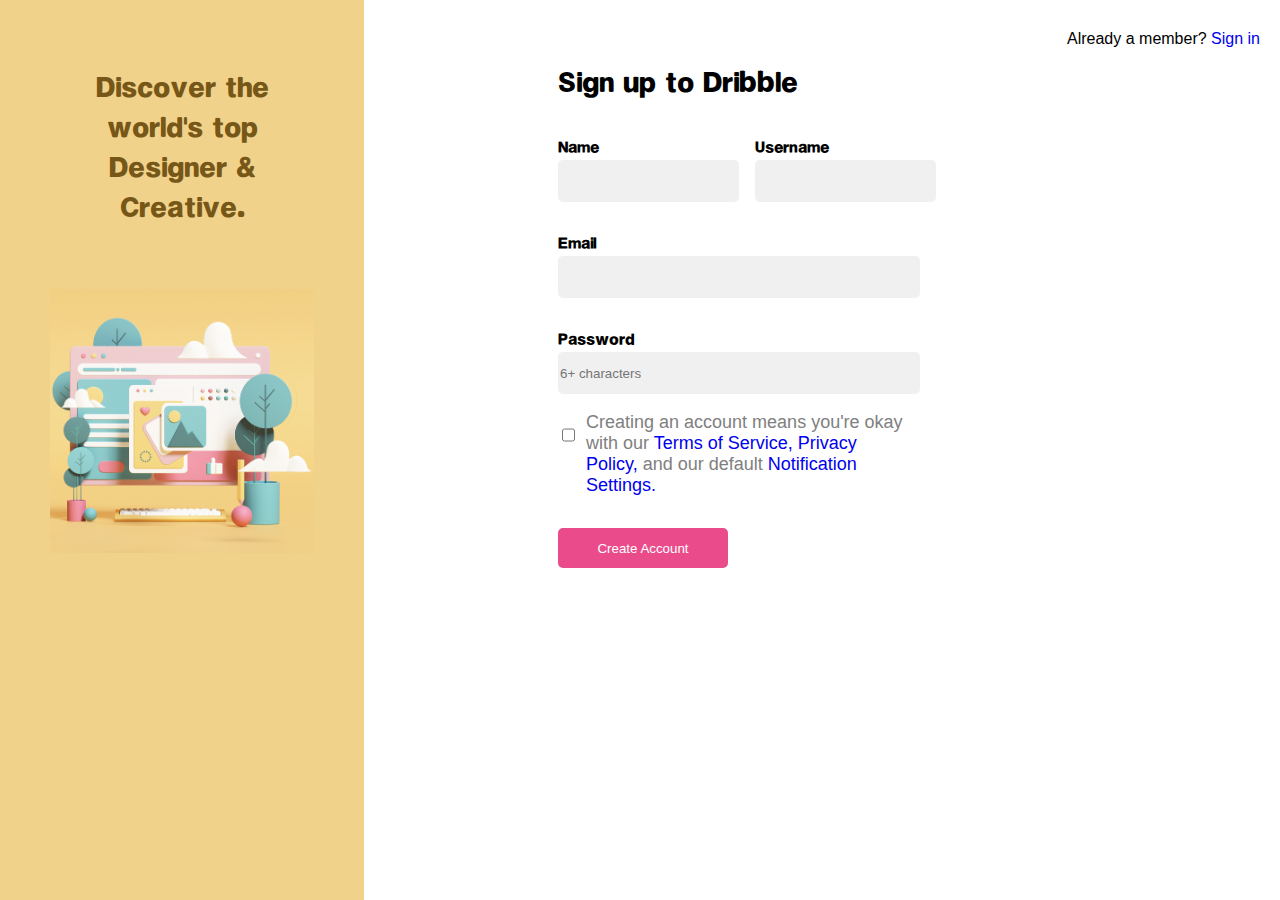
<file: index.html>
<!DOCTYPE html>
<html lang="en">
  <head>
    <meta charset="UTF-8" />
    <meta name="viewport" content="width=device-width, initial-scale=1.0" />
    <link rel="shortcut icon" href="./assets/logo.png" type="image/x-icon" />
    <link rel="stylesheet" href="style.css" />
    <title>Dribble</title>
  </head>
  <body>
    <div class="container">
      <div class="art">
        <h1>Discover the world's top Designer & Creative.</h1>
        <br /><br />
        <img src="./assets/assest4.png" alt="vector-art" />
      </div>
      <div class="form" onsubmit="return validateForm()">
        <p class="member">Already a member? <a href="./sign in/index.html">Sign in</a></p>
        <div class="form-class">
          <form id="form" action="./Profile Section/index.html">
            <h1 class="sign">Sign up to Dribble</h1>
            <p class="Error"></p>
            <div class="name-wrapper">
              <div class="name">
                <label for="name">Name</label><br />
                <input type="text" name="name" id="name"  />
              </div>
              <div class="username ">
                <label for="username"><img src="./assets/caution.png" alt="caution" id="caution-img">Username</label><br />
                <input type="text" name="username" id="username"  />
              </div>
            </div>
            <div class="email-pass-wrapper">
              <div class="email ">
                <label for="email">Email</label><br />
                <input type="email" name="email" id="email"  />
              </div>
              <div class="password ">
                <label for="password">Password</label><br />
                <input
                  type="password"
                  name="password"
                  id="password"
                  placeholder="6+ characters"
                  
                />
              </div>
            </div>
            <br />
            <div class="terms">
              <div class="check">
                <input type="checkbox" name="terms" id="terms" />
              </div>
              <div class="terms-wrapper">
                <label class="terms-text">
                  Creating an account means you're okay with our
                  <a href="./Terms/index.html">Terms of Service,</a>
                  <a href="./Privacy Policy/index.html">Privacy Policy,</a> and our default
                  <a href="./Notification setting/index.html">Notification Settings.</a></label
                >
              </div>
            </div>
            <div>
              <button type="submit" id="submit">Create Account</button>
            </div>
          </form>
        </div>
      </div>
    </div>
    <script src="./script.js"></script>
  </body>
</html>
</file>
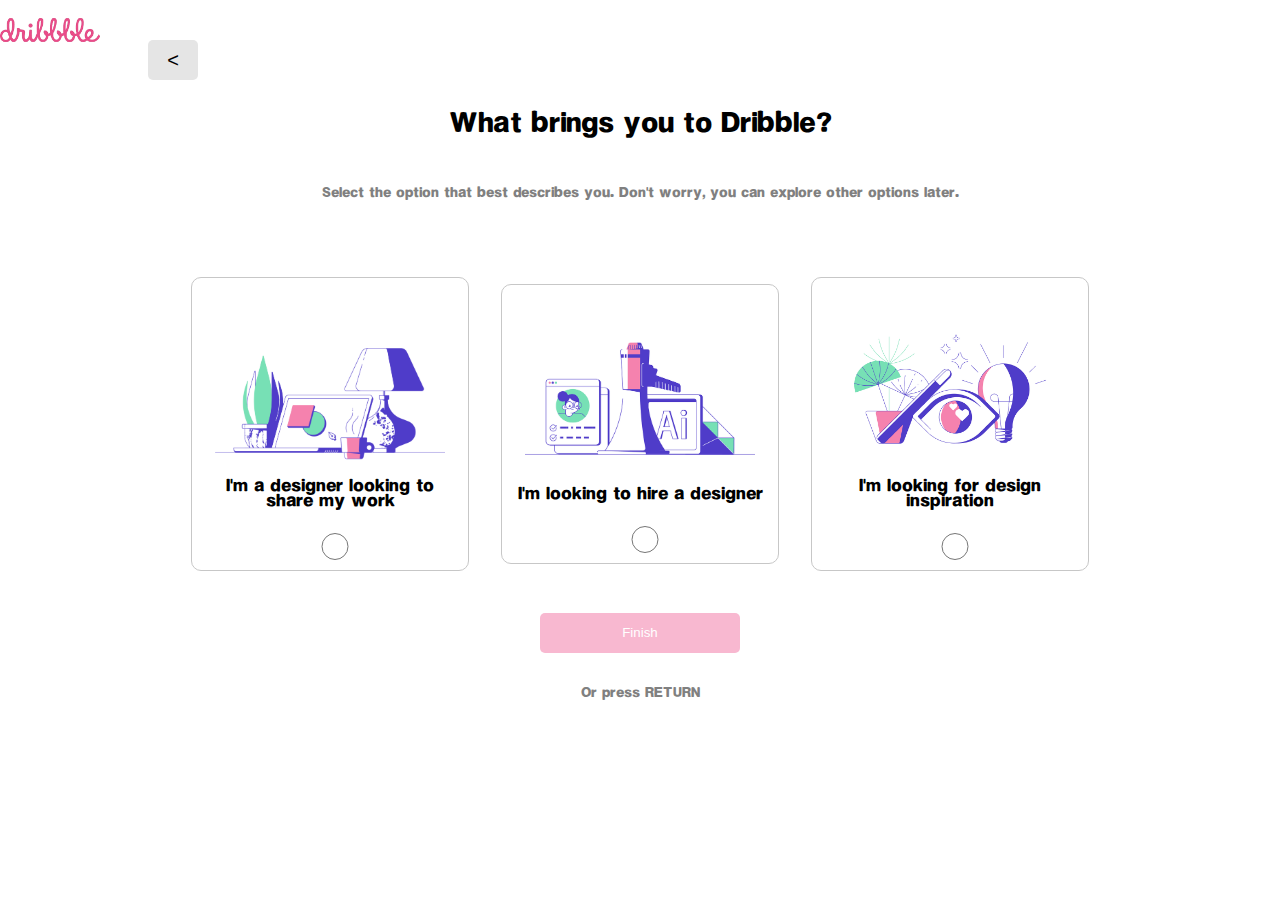
<file: Brings You here section/index.html>
<!DOCTYPE html>
<html lang="en">
<head>
    <meta charset="UTF-8">
    <meta name="viewport" content="width=device-width, initial-scale=1.0">
    <link rel="stylesheet" href="style.css">
    <link rel="shortcut icon" href="../assets/logo.png" type="image/x-icon">
    <title>Dribble - What brings you here</title>
</head>
<body>
    <nav>
        <div class="logo">
            <img src="../assets/logoV2.png" alt="Logo here">
        </div>
        <div class="back-button">
            <a href="../Profile Section/index.html"><button>&lt</button></a>
        </div>
    </nav>

    <main>
        <h1>What brings you to Dribble?</h1>
        <p class="para">Select the option that best describes you. Don't worry, you can explore other options later.</p>

        <div class="card">
            <div class="work" onclick="changeBorderColorWork(this)">
                <img src="../assets/onboarding-designer.png" alt="">
                <p class="font-size">I'm a designer looking to share my work</p>
                <p id="msgWork" class="hidden para font">Lorem, ipsum dolor sit amet consectetur adipisicing elit. Neque, voluptas iste nostrum veritatis voluptatibus iure incidunt fugit nulla esse! Incidunt.</p>
                <input type="radio" name="work" id="work">
            </div>
            <div class="hire" onclick="changeBorderColorHire(this)">
                <img src="../assets/assest2.png" alt="">
                <p class="font-size">I'm looking to hire a designer</p>
                <p id="msgHire" class="hidden para font">Lorem ipsum dolor sit amet consectetur adipisicing elit. A harum perspiciatis, quam iusto corporis nihil ipsam eveniet. Sequi, quia nam.</p>
                <input type="radio" name="hire" id="hire">
            </div>
            <div class="inspo" onclick="changeBorderColorInspo(this)">
                <img src="../assets/assest3.png" alt="">
                <p class="font-size">I'm looking for design inspiration</p>
                <p id="msgInspo" class="hidden para font">With over 7 million shots from a vast community of designers, Dribble is the leading source of design inspiration</p>
                <input type="radio" name="inspo" id="inspo">
            </div>
        </div>
        <p id="message" class="hidden">Anything else? you can select multiple</p>
        <a href="../Verification/index.html"><button class="Finish" type="submit" disabled="disabled">Finish</button></a>
        <p class="para">Or press RETURN</p>
    </main>
    <script src="./script.js"></script>
</body>
</html>
</file>
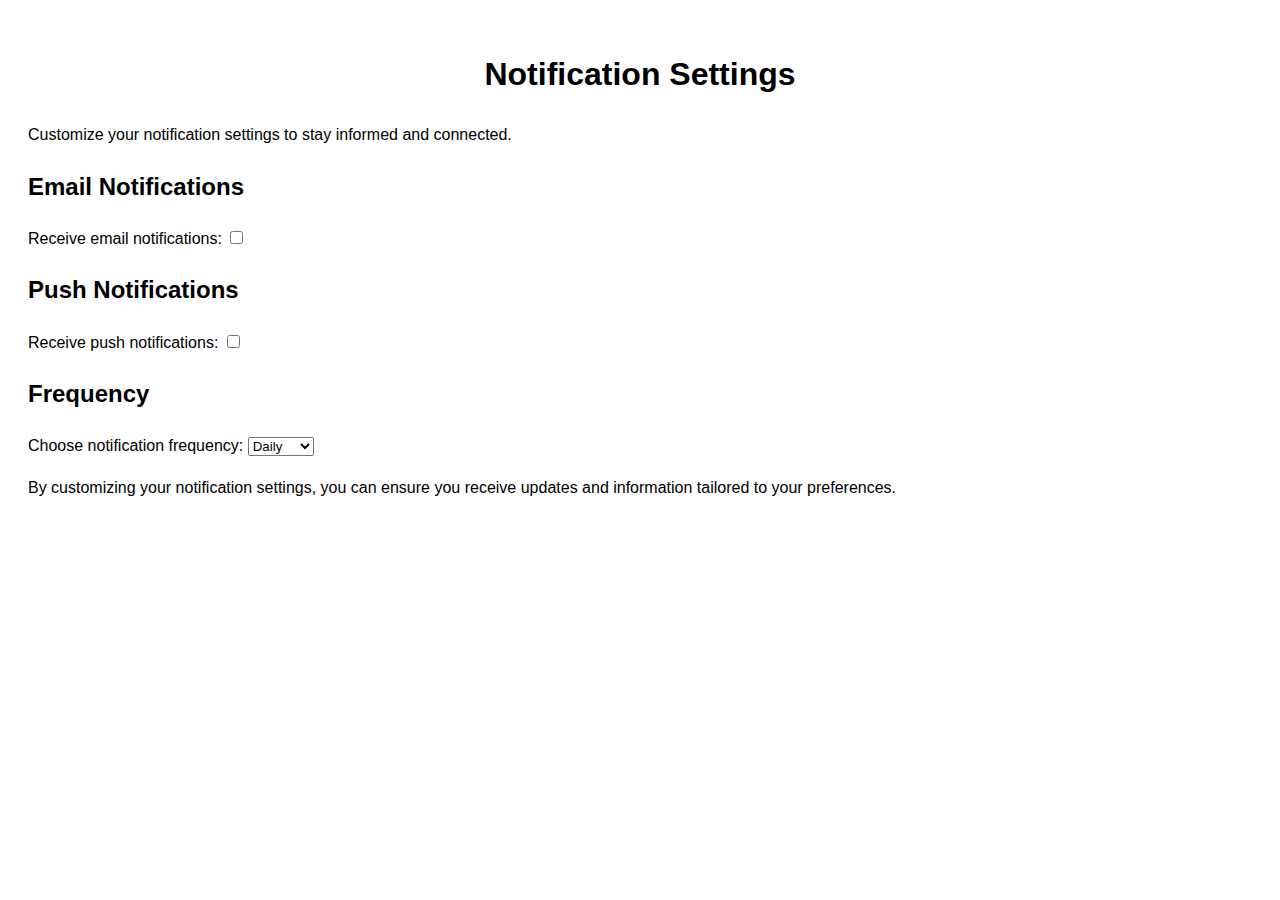
<file: Notification setting/index.html>
<!DOCTYPE html>
<html lang="en">
<head>
    <meta charset="UTF-8">
    <meta name="viewport" content="width=device-width, initial-scale=1.0">
    <link rel="shortcut icon" href="../assets/logo.png" type="image/x-icon" />
    <title>Notification Settings</title>
    <style>
        body {
            font-family: Arial, sans-serif;
            line-height: 1.6;
            padding: 20px;
        }
        h1 {
            text-align: center;
        }
    </style>
</head>
<body>
    <h1>Notification Settings</h1>
    <p>Customize your notification settings to stay informed and connected.</p>

    <h2>Email Notifications</h2>
    <label for="emailNotifications">Receive email notifications:</label>
    <input type="checkbox" id="emailNotifications" name="emailNotifications">

    <h2>Push Notifications</h2>
    <label for="pushNotifications">Receive push notifications:</label>
    <input type="checkbox" id="pushNotifications" name="pushNotifications">

    <h2>Frequency</h2>
    <label for="frequency">Choose notification frequency:</label>
    <select id="frequency" name="frequency">
        <option value="daily">Daily</option>
        <option value="weekly">Weekly</option>
    </select>

    <p>By customizing your notification settings, you can ensure you receive updates and information tailored to your preferences.</p>
</body>
</html>
</file>
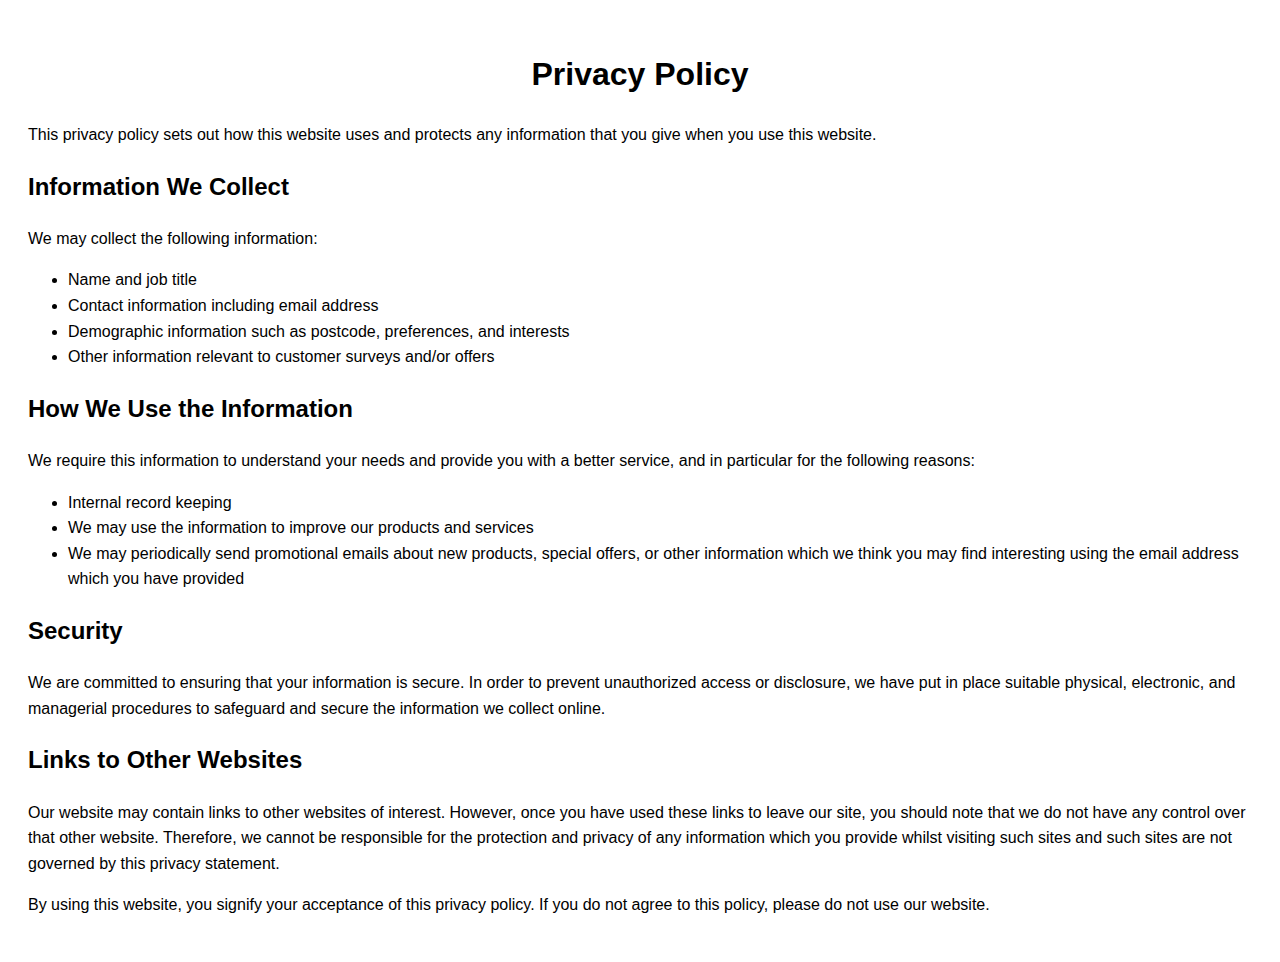
<file: Privacy Policy/index.html>
<!DOCTYPE html>
<html lang="en">
<head>
    <meta charset="UTF-8">
    <meta name="viewport" content="width=device-width, initial-scale=1.0">
    <link rel="shortcut icon" href="../assets/logo.png" type="image/x-icon" />
    <title>Privacy Policy</title>
    <style>
        body {
            font-family: Arial, sans-serif;
            line-height: 1.6;
            padding: 20px;
        }
        h1 {
            text-align: center;
        }
    </style>
</head>
<body>
    <h1>Privacy Policy</h1>
    <p>This privacy policy sets out how this website uses and protects any information that you give when you use this website.</p>

    <h2>Information We Collect</h2>
    <p>We may collect the following information:</p>
    <ul>
        <li>Name and job title</li>
        <li>Contact information including email address</li>
        <li>Demographic information such as postcode, preferences, and interests</li>
        <li>Other information relevant to customer surveys and/or offers</li>
    </ul>

    <h2>How We Use the Information</h2>
    <p>We require this information to understand your needs and provide you with a better service, and in particular for the following reasons:</p>
    <ul>
        <li>Internal record keeping</li>
        <li>We may use the information to improve our products and services</li>
        <li>We may periodically send promotional emails about new products, special offers, or other information which we think you may find interesting using the email address which you have provided</li>
    </ul>

    <h2>Security</h2>
    <p>We are committed to ensuring that your information is secure. In order to prevent unauthorized access or disclosure, we have put in place suitable physical, electronic, and managerial procedures to safeguard and secure the information we collect online.</p>

    <h2>Links to Other Websites</h2>
    <p>Our website may contain links to other websites of interest. However, once you have used these links to leave our site, you should note that we do not have any control over that other website. Therefore, we cannot be responsible for the protection and privacy of any information which you provide whilst visiting such sites and such sites are not governed by this privacy statement.</p>

    <p>By using this website, you signify your acceptance of this privacy policy. If you do not agree to this policy, please do not use our website.</p>
</body>
</html>
</file>
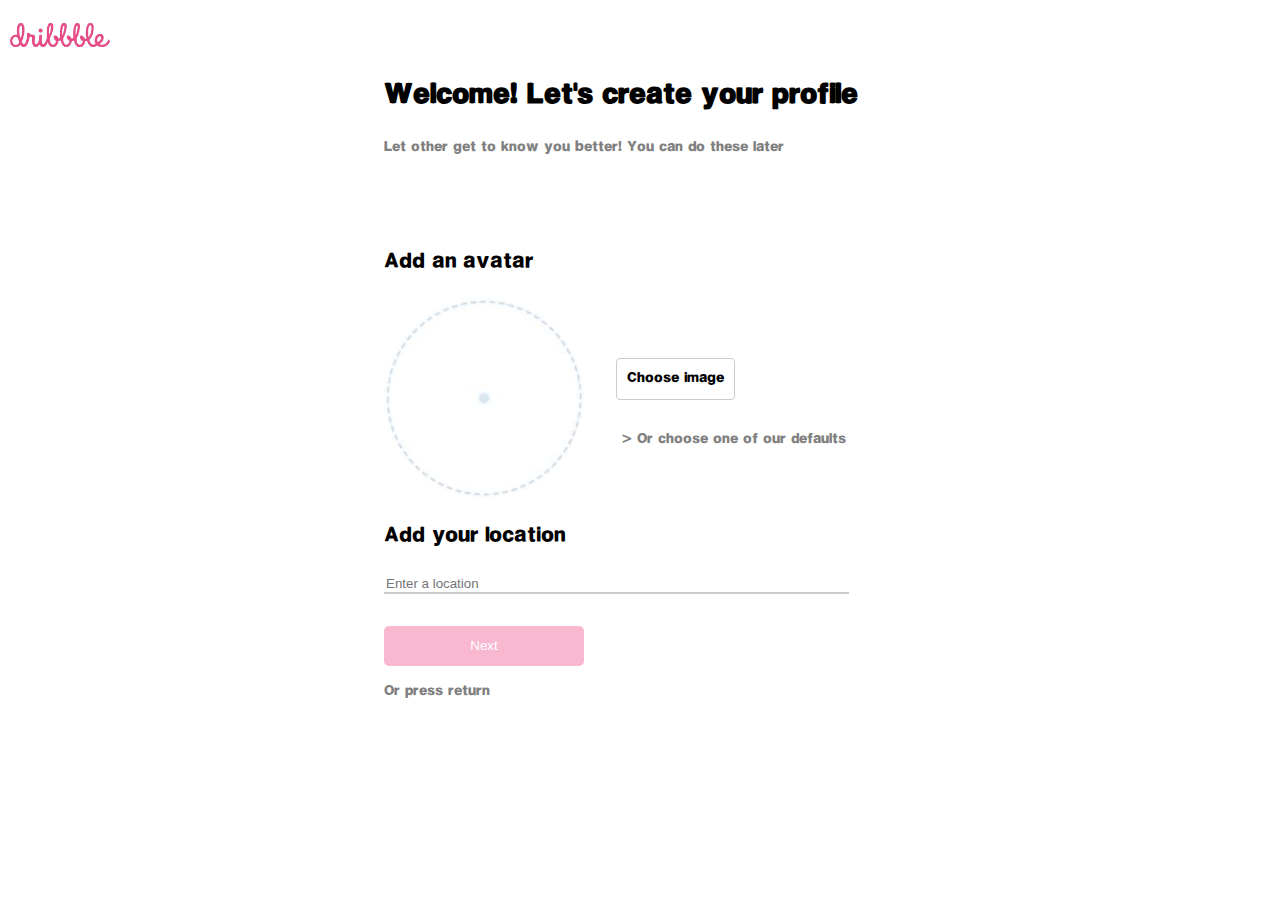
<file: Profile Section/index.html>
<!DOCTYPE html>
<html lang="en">
  <head>
    <meta charset="UTF-8" />
    <meta name="viewport" content="width=device-width, initial-scale=1.0" />
    <link rel="shortcut icon" href="../assets/logo.png" type="image/x-icon">
    <link rel="stylesheet" href="style.css" />
    <title>Dribble - Profile creation</title>
  </head>
  <body>
    <nav>
      <img src="../assets/logoV2.png" alt="logo" />
    </nav>
    <main>
      <div class="heading">
        <h1>Welcome! Let's create your profile</h1>
        <p>Let other get to know you better! You can do these later</p>
      </div>
      <div>
        <h2>Add an avatar</h2>
      </div>
      <div class="avatar">
        <div class="image">
          <img src="../assets/camera.jpeg" alt="assets" id="Profile-pic" />
        </div>
        <div class="button">
          <div class="choose-image">
            <label for="input-file">Choose image</label>
            <input type="file" accept="image/jpeg, image/png, image/jpg" id="input-file"></input>
          </div>
          <div>
            <button class="default"><p>> Or choose one of our defaults</p></button>
          </div>
          <div id="popup">
            <span class="close-button" onclick="closePopup()">X</span>
            <img src="../assets/Avatars/male1.jpg" alt="Dummy Image 1">
            <img src="../assets/Avatars/male2.jpg" alt="Dummy Image 2">
            <img src="../assets/Avatars/male3.jpg" alt="Dummy Image 3">
            <img src="../assets/Avatars/male4.jpg" alt="Dummy Image 3">
            <img src="../assets/Avatars/male5.jpg" alt="Dummy Image 3">
            <img src="../assets/Avatars/female1.jpg" alt="Dummy Image 3">
            <img src="../assets/Avatars/female2.jpg" alt="Dummy Image 3">
            <img src="../assets/Avatars/female3.jpg" alt="Dummy Image 3">
            <img src="../assets/Avatars/female4.jpg" alt="Dummy Image 3">
            <img src="../assets/Avatars/female5.jpg" alt="Dummy Image 3">
          </div>
        </div>
      </div>
      <div class="location">
        <label for="location"><h2>Add your location</h2></label>
        <input type="text" name="location" id="location" placeholder="Enter a location">
      </div>
      <div class="button-text">
        <a href="../Brings You here section/index.html"><button type="submit" disabled="disabled" id="submit">Next</button></a>
        <p>Or press return</p>
      </div>
    </main>
    <script src="./script.js"></script>
  </body>
</html>
</file>
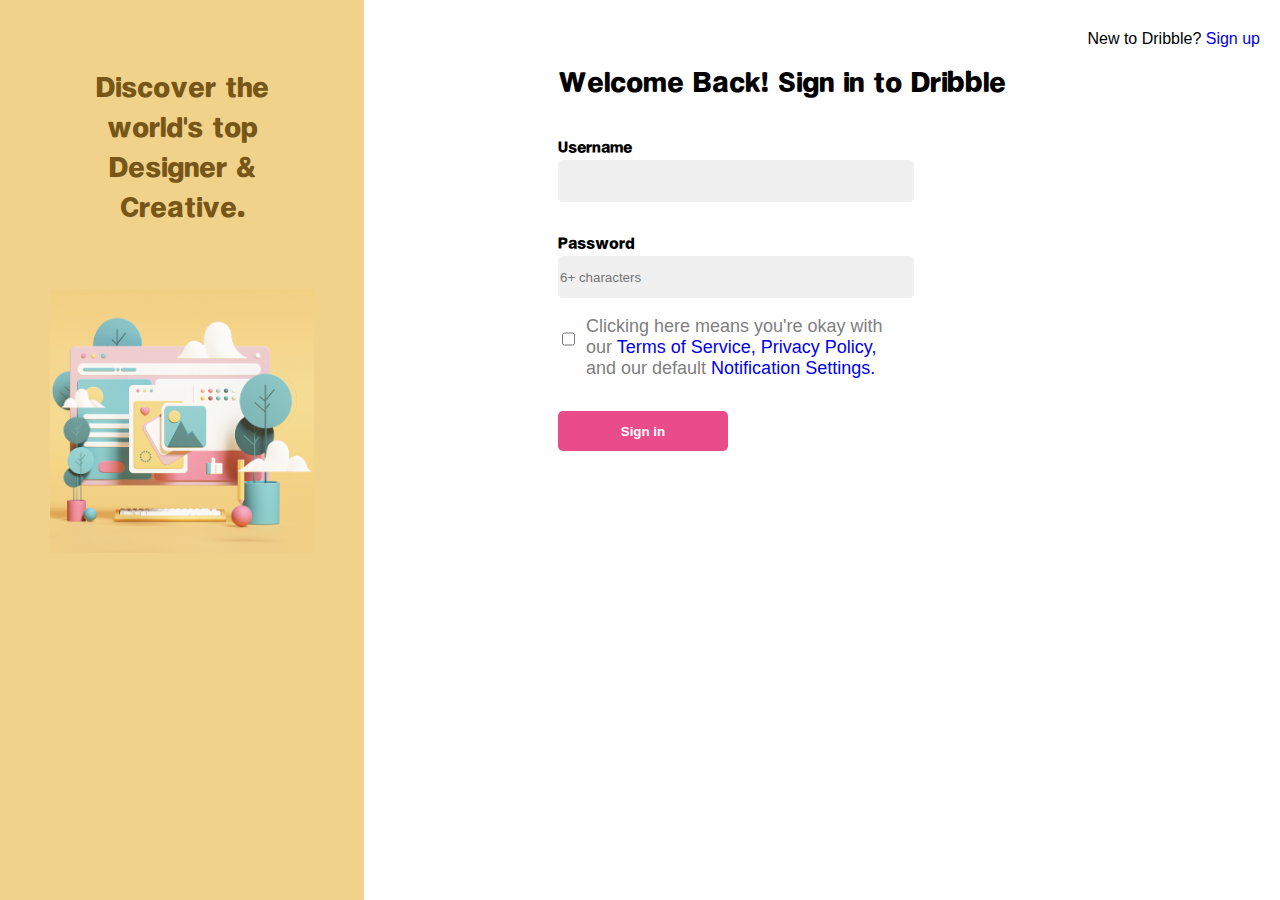
<file: sign in/index.html>
<!DOCTYPE html>
<html lang="en">
  <head>
    <meta charset="UTF-8" />
    <meta name="viewport" content="width=device-width, initial-scale=1.0" />
    <link rel="shortcut icon" href="../assets/logo.png" type="image/x-icon" />
    <link rel="stylesheet" href="style.css" />
    <title>Dribble - Welcome Back</title>
  </head>
  <body>
    <div class="container">
      <div class="art">
        <h1>Discover the world's top Designer & Creative.</h1>
        <br /><br />
        <img src="../assets/assest4.png" alt="vector-art" />
      </div>
      <div class="form" onsubmit="return validateForm()">
        <p class="member">New to Dribble? <a href="../index.html">Sign up</a></p>
        <div class="form-class">
          <form id="form" action="../Verification/index.html">
            <h1 class="sign">Welcome Back! Sign in to Dribble</h1>
            <p class="Error"></p>

            <div class="name-wrapper">
              <div class="username ">
                <label for="username"><img src="../assets/caution.png" alt="caution" id="caution-img">Username</label><br />
                <input type="text" name="username" id="username"  />
              </div>
            </div>

            <div class="email-pass-wrapper">
              <div class="password ">
                <label for="password">Password</label><br />
                <input
                  type="password"
                  name="password"
                  id="password"
                  placeholder="6+ characters"
                />
              </div>
            </div>

            <br />
            <div class="terms">
              <div class="check">
                <input type="checkbox" name="terms" id="terms" />
              </div>
              <div class="terms-wrapper">
                <label class="terms-text">
                  Clicking here means you're okay with our
                  <a href="./Terms/index.html">Terms of Service,</a>
                  <a href="./Privacy Policy/index.html">Privacy Policy,</a> and our default
                  <a href="./Notification setting/index.html">Notification Settings.</a></label
                >
              </div>
            </div>
            <div>
              <button type="submit" id="submit"><b>Sign in</b></button>
            </div>
          </form>
        </div>
      </div>
    </div>
    <script src="./script.js"></script>
  </body>
</html>
</file>
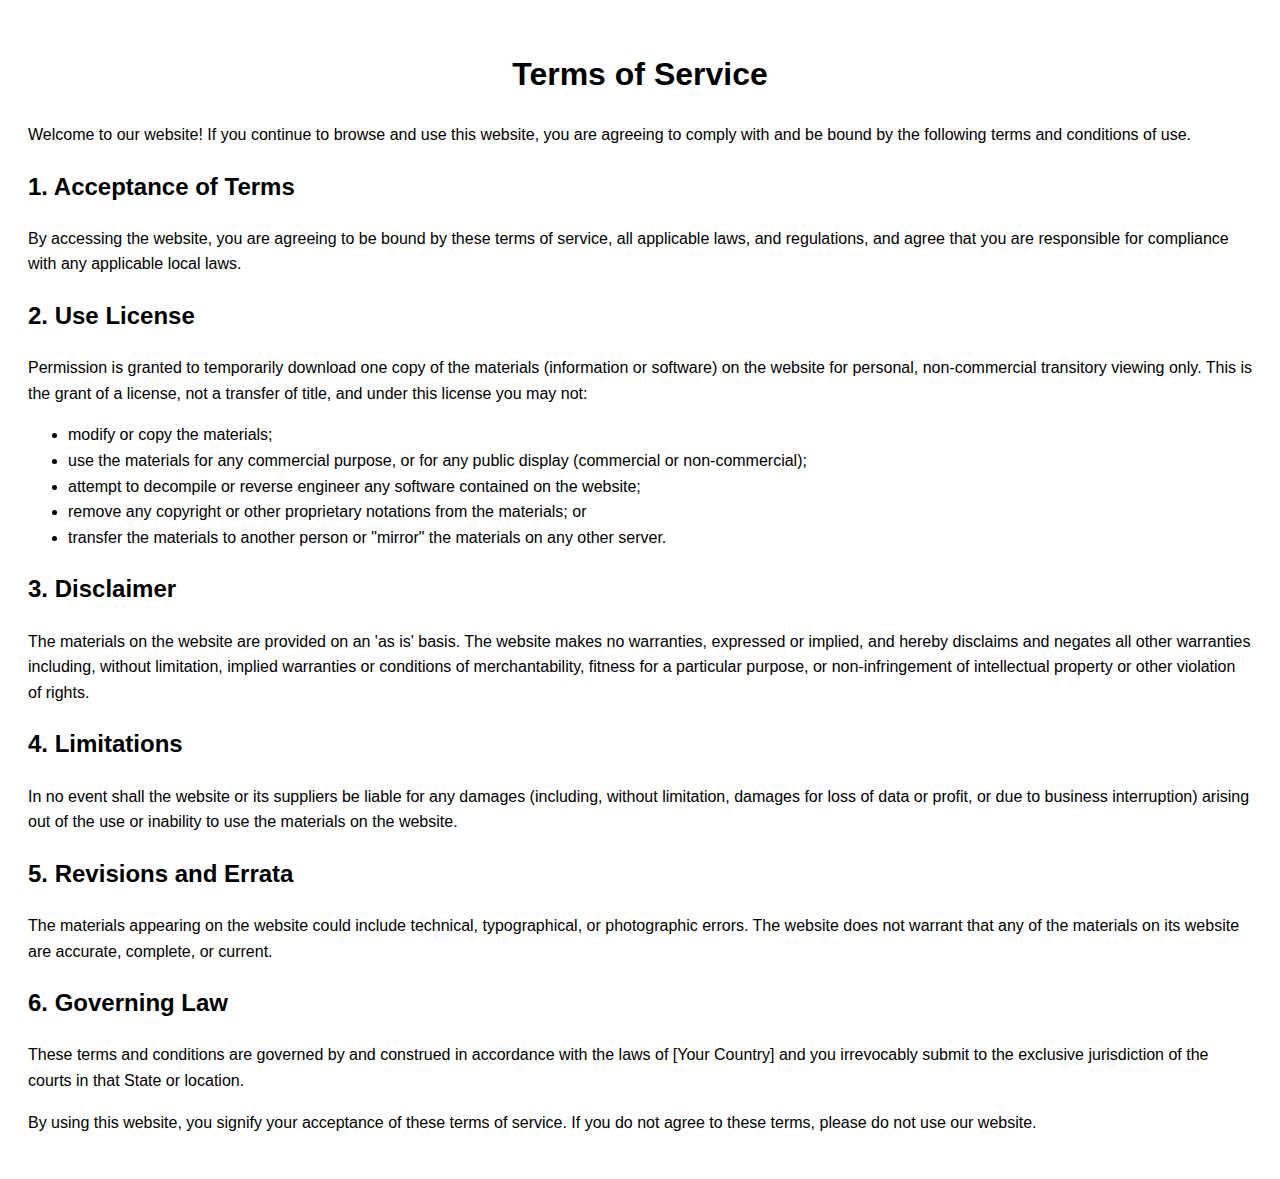
<file: Terms/index.html>
<!DOCTYPE html>
<html lang="en">
<head>
    <meta charset="UTF-8">
    <meta name="viewport" content="width=device-width, initial-scale=1.0">
    <link rel="shortcut icon" href="../assets/logo.png" type="image/x-icon" />
    <title>Terms of Service</title>
    <style>
        body {
            font-family: Arial, sans-serif;
            line-height: 1.6;
            padding: 20px;
        }
        h1 {
            text-align: center;
        }
    </style>
</head>
<body>
    <h1>Terms of Service</h1>
    <p>Welcome to our website! If you continue to browse and use this website, you are agreeing to comply with and be bound by the following terms and conditions of use.</p>

    <h2>1. Acceptance of Terms</h2>
    <p>By accessing the website, you are agreeing to be bound by these terms of service, all applicable laws, and regulations, and agree that you are responsible for compliance with any applicable local laws.</p>

    <h2>2. Use License</h2>
    <p>Permission is granted to temporarily download one copy of the materials (information or software) on the website for personal, non-commercial transitory viewing only. This is the grant of a license, not a transfer of title, and under this license you may not:</p>
    <ul>
        <li>modify or copy the materials;</li>
        <li>use the materials for any commercial purpose, or for any public display (commercial or non-commercial);</li>
        <li>attempt to decompile or reverse engineer any software contained on the website;</li>
        <li>remove any copyright or other proprietary notations from the materials; or</li>
        <li>transfer the materials to another person or "mirror" the materials on any other server.</li>
    </ul>

    <h2>3. Disclaimer</h2>
    <p>The materials on the website are provided on an 'as is' basis. The website makes no warranties, expressed or implied, and hereby disclaims and negates all other warranties including, without limitation, implied warranties or conditions of merchantability, fitness for a particular purpose, or non-infringement of intellectual property or other violation of rights.</p>

    <h2>4. Limitations</h2>
    <p>In no event shall the website or its suppliers be liable for any damages (including, without limitation, damages for loss of data or profit, or due to business interruption) arising out of the use or inability to use the materials on the website.</p>

    <h2>5. Revisions and Errata</h2>
    <p>The materials appearing on the website could include technical, typographical, or photographic errors. The website does not warrant that any of the materials on its website are accurate, complete, or current.</p>

    <h2>6. Governing Law</h2>
    <p>These terms and conditions are governed by and construed in accordance with the laws of [Your Country] and you irrevocably submit to the exclusive jurisdiction of the courts in that State or location.</p>

    <p>By using this website, you signify your acceptance of these terms of service. If you do not agree to these terms, please do not use our website.</p>
</body>
</html>
</file>
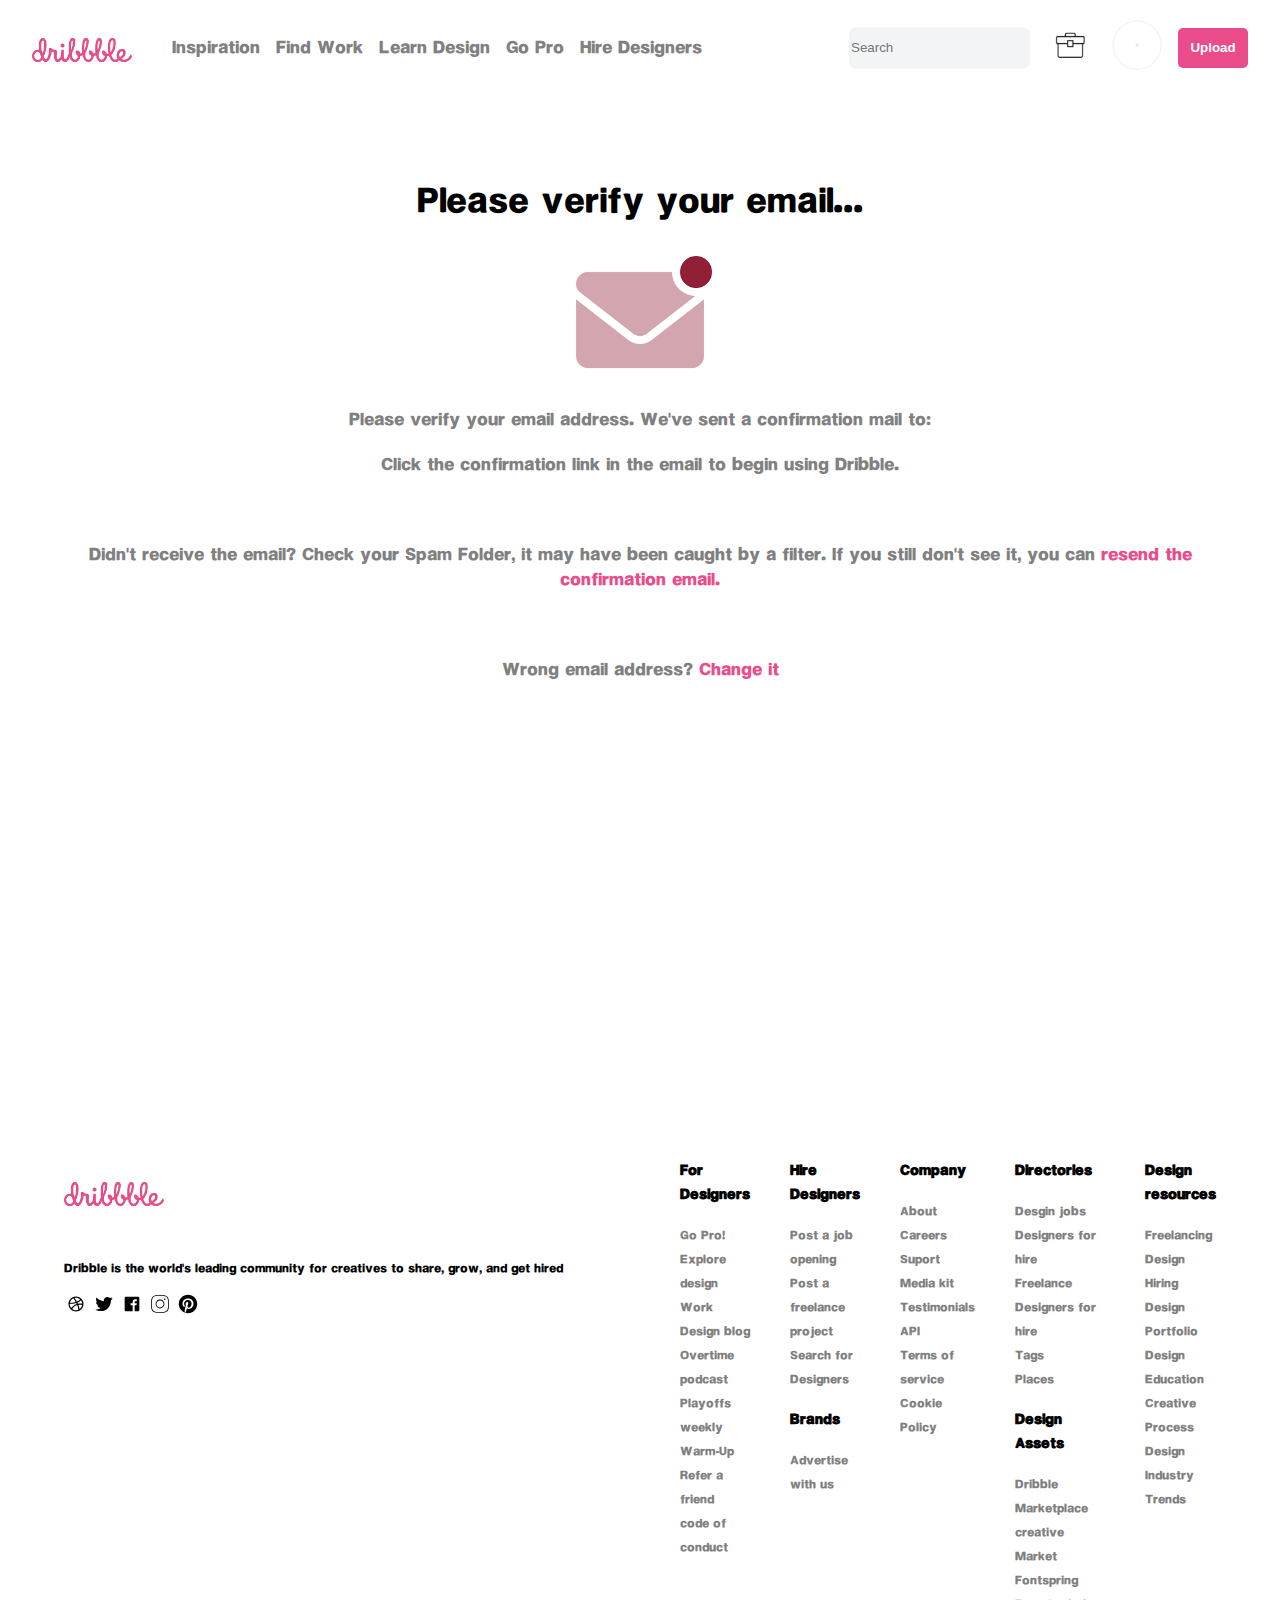
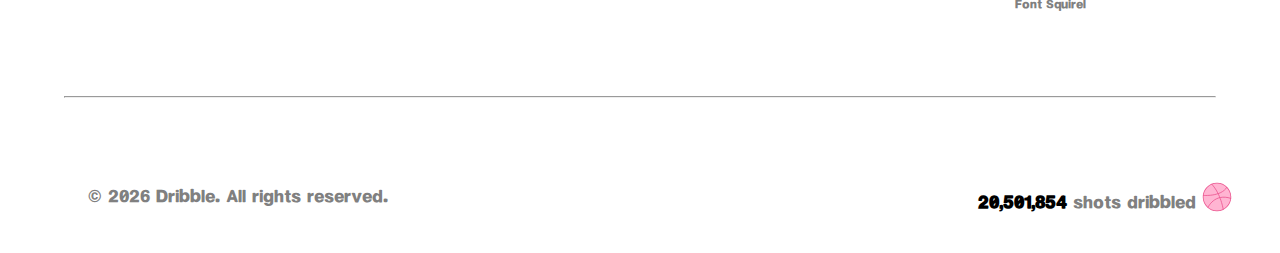
<file: Verification/index.html>
<!DOCTYPE html>
<html lang="en">
  <head>
    <meta charset="UTF-8" />
    <meta name="viewport" content="width=device-width, initial-scale=1.0" />
    <link rel="shortcut icon" href="../assets/logo.png" type="image/x-icon" />
    <link rel="stylesheet" href="style.css" />
    <title>Dribble - Verification</title>
  </head>
  <body>
    <nav>
      <div class="logo">
        <img src="../assets/logoV2.png" alt="LOGO" />
        <ul class="sidebar">
          <li><a onclick="hideSidebar()" href="#"><svg xmlns="http://www.w3.org/2000/svg" height="24" viewBox="0 -960 960 960" width="24"><path d="m256-200-56-56 224-224-224-224 56-56 224 224 224-224 56 56-224 224 224 224-56 56-224-224-224 224Z"/></svg></a></li>
          <li><a href="#">Inspiration</a></li>
          <li><a href="#">Find Work</a></li>
          <li><a href="#">Learn Design</a></li>
          <li><a href="#">Go Pro</a></li>
          <li><a href="#">Hire Designers</a></li>
        </ul>
        <ul>
          <li class="hideOnMobile"><a href="#">Inspiration</a></li>
          <li class="hideOnMobile"><a href="#">Find Work</a></li>
          <li class="hideOnMobile"><a href="#">Learn Design</a></li>
          <li class="hideOnMobile"><a href="#">Go Pro</a></li>
          <li class="hideOnMobile"><a href="#">Hire Designers</a></li>
          <li class="menu-button"><a onclick="showSidebar()" href="#"><svg xmlns="http://www.w3.org/2000/svg" height="24" viewBox="0 -960 960 960" width="24"><path d="M120-240v-80h720v80H120Zm0-200v-80h720v80H120Zm0-200v-80h720v80H120Z"/></svg></a></li>
        </ul>
      </div>
      <div class="profile">
        <ul>
          <li>
            <svg class="search-icon" xmlns="http://www.w3.org/2000/svg" height="24" viewBox="0 -960 960 960" width="24"><path d="M784-120 532-372q-30 24-69 38t-83 14q-109 0-184.5-75.5T120-580q0-109 75.5-184.5T380-840q109 0 184.5 75.5T640-580q0 44-14 83t-38 69l252 252-56 56ZM380-400q75 0 127.5-52.5T560-580q0-75-52.5-127.5T380-760q-75 0-127.5 52.5T200-580q0 75 52.5 127.5T380-400Z"/></svg>
            <input type="text" name="search" id="search" placeholder="Search" />
          </li>
          <li><img src="../assets/finalcart.png" alt="cart-image" class="cart-image" /></li>
          <li><img src="../assets/camera.jpeg" alt="Profile-photo" /></li>
          <li>
            <button><b>Upload</b></button>
          </li>
        </ul>
      </div>
    </nav>
    <main>
      <h1>Please verify your email...</h1>
      <img src="../assets/mailconfirmation.png" alt="Mail confirmation" />
      <p class="para small">
        Please verify your email address. We've sent a confirmation mail to:
      </p>
      <p class="show-mail">mail name here</p>
      <p class="para small">
        Click the confirmation link in the email to begin using Dribble.
      </p>
      <br />
      <p class="para smaller">
        Didn't receive the email? Check your Spam Folder, it may have been
        caught by a filter. If you still don't see it, you can
        <a href="#">resend the confirmation email.</a>
      </p>
      <br />
      <p class="para smaller">Wrong email address? <a href="#">Change it</a></p>
    </main>
    <footer>
      <div class="hero">
        <div class="tag">
          <img src="../assets/logoV2.png" alt="Logo" />
          <p>
            Dribble is the world's leading community for creatives to share,
            grow, and get hired
          </p>
          <div class="icons">
            <img src="../assets/dribble-icon.svg" alt="Dribble icon">
            <img src="../assets/twitter.svg" alt="twitter icon">
            <img src="../assets/facebook.svg" alt="facebook icon">
            <img src="../assets/instagram.svg" alt="instagram icon">
            <img src="../assets/pinterest.svg" alt="pinterest icon">
          </div>
        </div>
        <div class="list">
          <div class="test">
            <div class="for-designers">
              <ul>
                <h3>For Designers</h3>
                <li><a href="#">Go Pro!</a></li>
                <li><a href="#">Explore design Work</a></li>
                <li><a href="#">Design blog</a></li>
                <li><a href="#">Overtime podcast</a></li>
                <li><a href="#">Playoffs</a></li>
                <li><a href="#">weekly Warm-Up</a></li>
                <li><a href="#">Refer a friend</a></li>
                <li><a href="#">code of conduct</a></li>
              </ul>
            </div>
            <div class="hire-designers">
              <ul>
                <h3>Hire Designers</h3>
                <li><a href="#">Post a job opening</a></li>
                <li><a href="#">Post a freelance project</a></li>
                <li><a href="#">Search for Designers</a></li>
                <h3>Brands</h3>
                <li><a href="#">Advertise with us</a></li>
              </ul>
            </div>
          </div>
          <div class="company">
            <ul>
              <h3>Company</h3>
              <li><a href="#">About</a></li>
              <li><a href="#">Careers</a></li>
              <li><a href="#">Suport</a></li>
              <li><a href="#">Media kit</a></li>
              <li><a href="#">Testimonials</a></li>
              <li><a href="#">API</a></li>
              <li><a href="#">Terms of service</a></li>
              <li><a href="#">Cookie Policy</a></li>
            </ul>
          </div>
          <div class="test">
            <div class="directories">
              <ul>
                <h3>Directories</h3>
                <li><a href="#">Desgin jobs</a></li>
                <li><a href="#">Designers for hire</a></li>
                <li><a href="#">Freelance Designers for hire</a></li>
                <li><a href="#">Tags</a></li>
                <li><a href="#">Places</a></li>
                <h3>Design Assets</h3>
                <li><a href="#">Dribble Marketplace</a></li>
                <li><a href="#">creative Market</a></li>
                <li><a href="#">Fontspring</a></li>
                <li><a href="#">Font Squirel</a></li>
              </ul>
            </div>
            <div class="design-resources">
              <ul>
                <h3>Design resources</h3>
                <li><a href="#">Freelancing</a></li>
                <li><a href="#">Design Hiring</a></li>
                <li><a href="#">Design Portfolio</a></li>
                <li><a href="#">Design Education</a></li>
                <li><a href="#">Creative Process</a></li>
                <li><a href="#">Design Industry Trends</a></li>
              </ul>
            </div>
          </div>
        </div>
      </div>
    </footer>
    <hr />
    <div>
      <ul class="footer-list">
        <li>
          <p class="currentYear smaller">
            &copy; <span id="currentYear"></span> Dribble. All rights reserved.
          </p>
        </li>
        <li>
          <p class="smaller"><b>20,501,854</b> <span class="para"> shots dribbled </span><img src="../assets/dribble-color.svg" alt="Dribble logo"></p>
        </li>
      </ul>
    </div>
    <script src="./script.js"></script>
  </body>
</html>
</file>
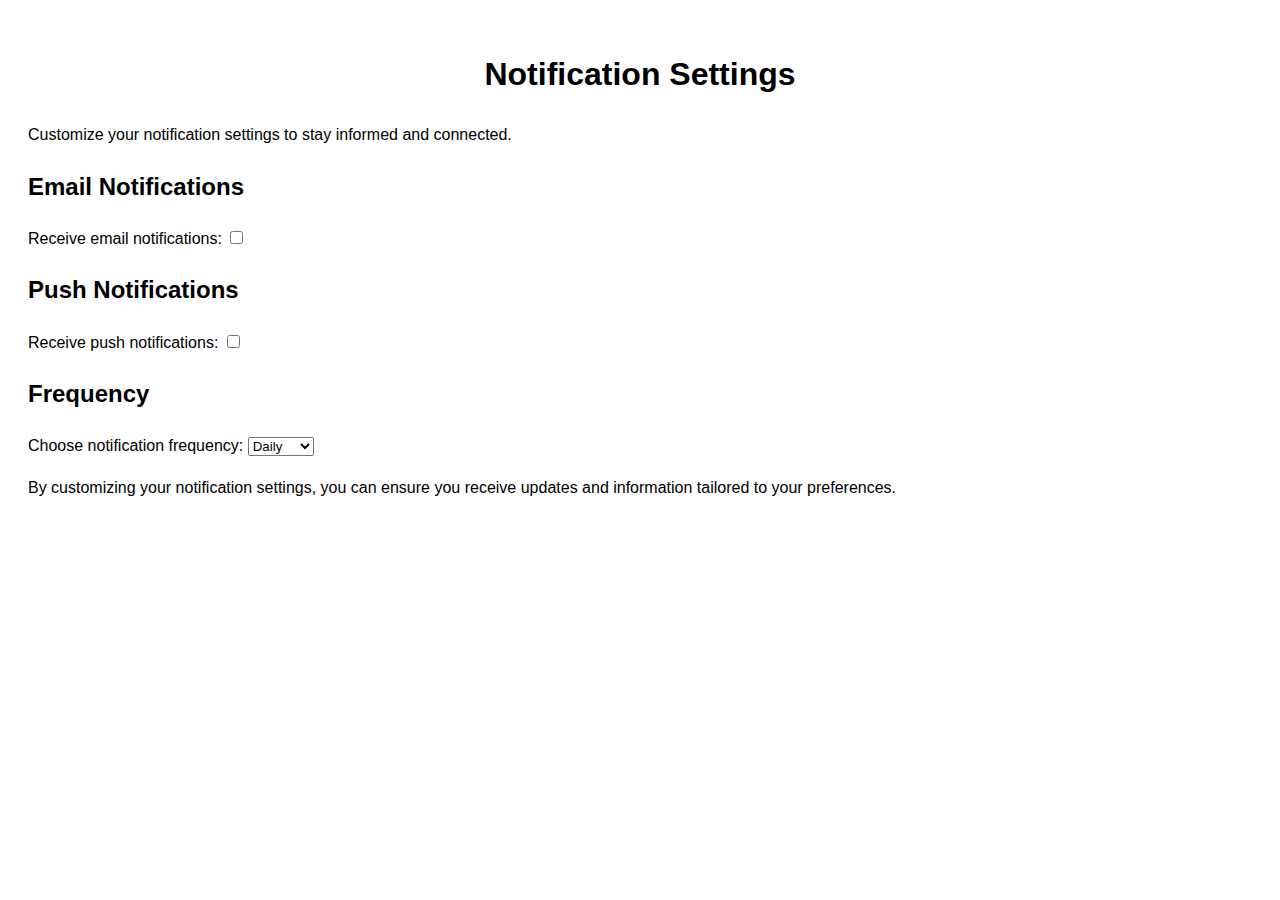
<file: Notification.html>
<!DOCTYPE html>
<html lang="en">
<head>
    <meta charset="UTF-8">
    <meta name="viewport" content="width=device-width, initial-scale=1.0">
    <link rel="shortcut icon" href="./assets/logo.png" type="image/x-icon" />
    <title>Notification Settings</title>
    <style>
        body {
            font-family: Arial, sans-serif;
            line-height: 1.6;
            padding: 20px;
        }
        h1 {
            text-align: center;
        }
    </style>
</head>
<body>
    <h1>Notification Settings</h1>
    <p>Customize your notification settings to stay informed and connected.</p>

    <h2>Email Notifications</h2>
    <label for="emailNotifications">Receive email notifications:</label>
    <input type="checkbox" id="emailNotifications" name="emailNotifications">

    <h2>Push Notifications</h2>
    <label for="pushNotifications">Receive push notifications:</label>
    <input type="checkbox" id="pushNotifications" name="pushNotifications">

    <h2>Frequency</h2>
    <label for="frequency">Choose notification frequency:</label>
    <select id="frequency" name="frequency">
        <option value="daily">Daily</option>
        <option value="weekly">Weekly</option>
    </select>

    <p>By customizing your notification settings, you can ensure you receive updates and information tailored to your preferences.</p>
</body>
</html>
</file>
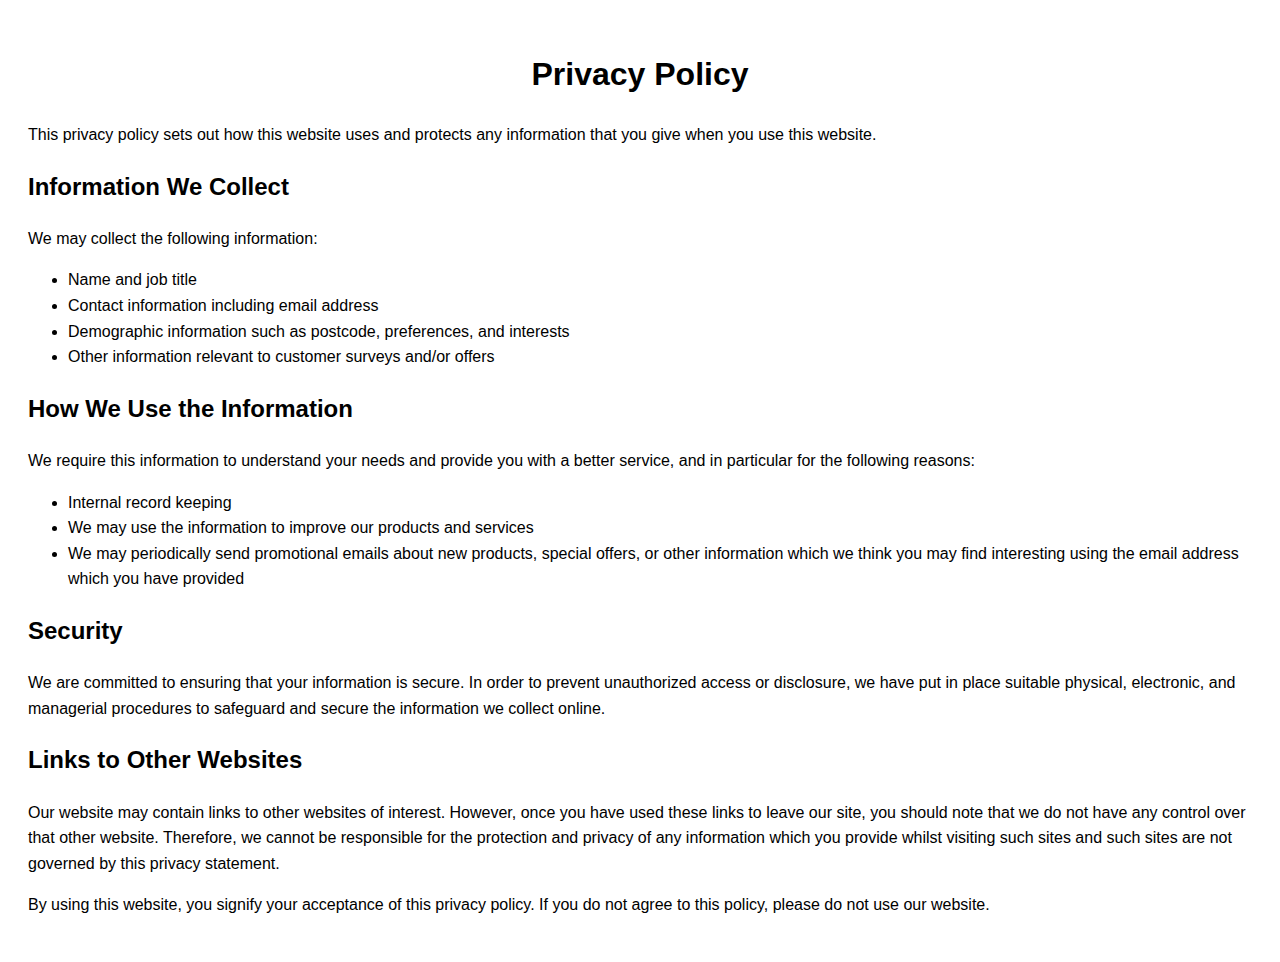
<file: Privacy.html>
<!DOCTYPE html>
<html lang="en">
<head>
    <meta charset="UTF-8">
    <meta name="viewport" content="width=device-width, initial-scale=1.0">
    <link rel="shortcut icon" href="./assets/logo.png" type="image/x-icon" />
    <title>Privacy Policy</title>
    <style>
        body {
            font-family: Arial, sans-serif;
            line-height: 1.6;
            padding: 20px;
        }
        h1 {
            text-align: center;
        }
    </style>
</head>
<body>
    <h1>Privacy Policy</h1>
    <p>This privacy policy sets out how this website uses and protects any information that you give when you use this website.</p>

    <h2>Information We Collect</h2>
    <p>We may collect the following information:</p>
    <ul>
        <li>Name and job title</li>
        <li>Contact information including email address</li>
        <li>Demographic information such as postcode, preferences, and interests</li>
        <li>Other information relevant to customer surveys and/or offers</li>
    </ul>

    <h2>How We Use the Information</h2>
    <p>We require this information to understand your needs and provide you with a better service, and in particular for the following reasons:</p>
    <ul>
        <li>Internal record keeping</li>
        <li>We may use the information to improve our products and services</li>
        <li>We may periodically send promotional emails about new products, special offers, or other information which we think you may find interesting using the email address which you have provided</li>
    </ul>

    <h2>Security</h2>
    <p>We are committed to ensuring that your information is secure. In order to prevent unauthorized access or disclosure, we have put in place suitable physical, electronic, and managerial procedures to safeguard and secure the information we collect online.</p>

    <h2>Links to Other Websites</h2>
    <p>Our website may contain links to other websites of interest. However, once you have used these links to leave our site, you should note that we do not have any control over that other website. Therefore, we cannot be responsible for the protection and privacy of any information which you provide whilst visiting such sites and such sites are not governed by this privacy statement.</p>

    <p>By using this website, you signify your acceptance of this privacy policy. If you do not agree to this policy, please do not use our website.</p>
</body>
</html>
</file>
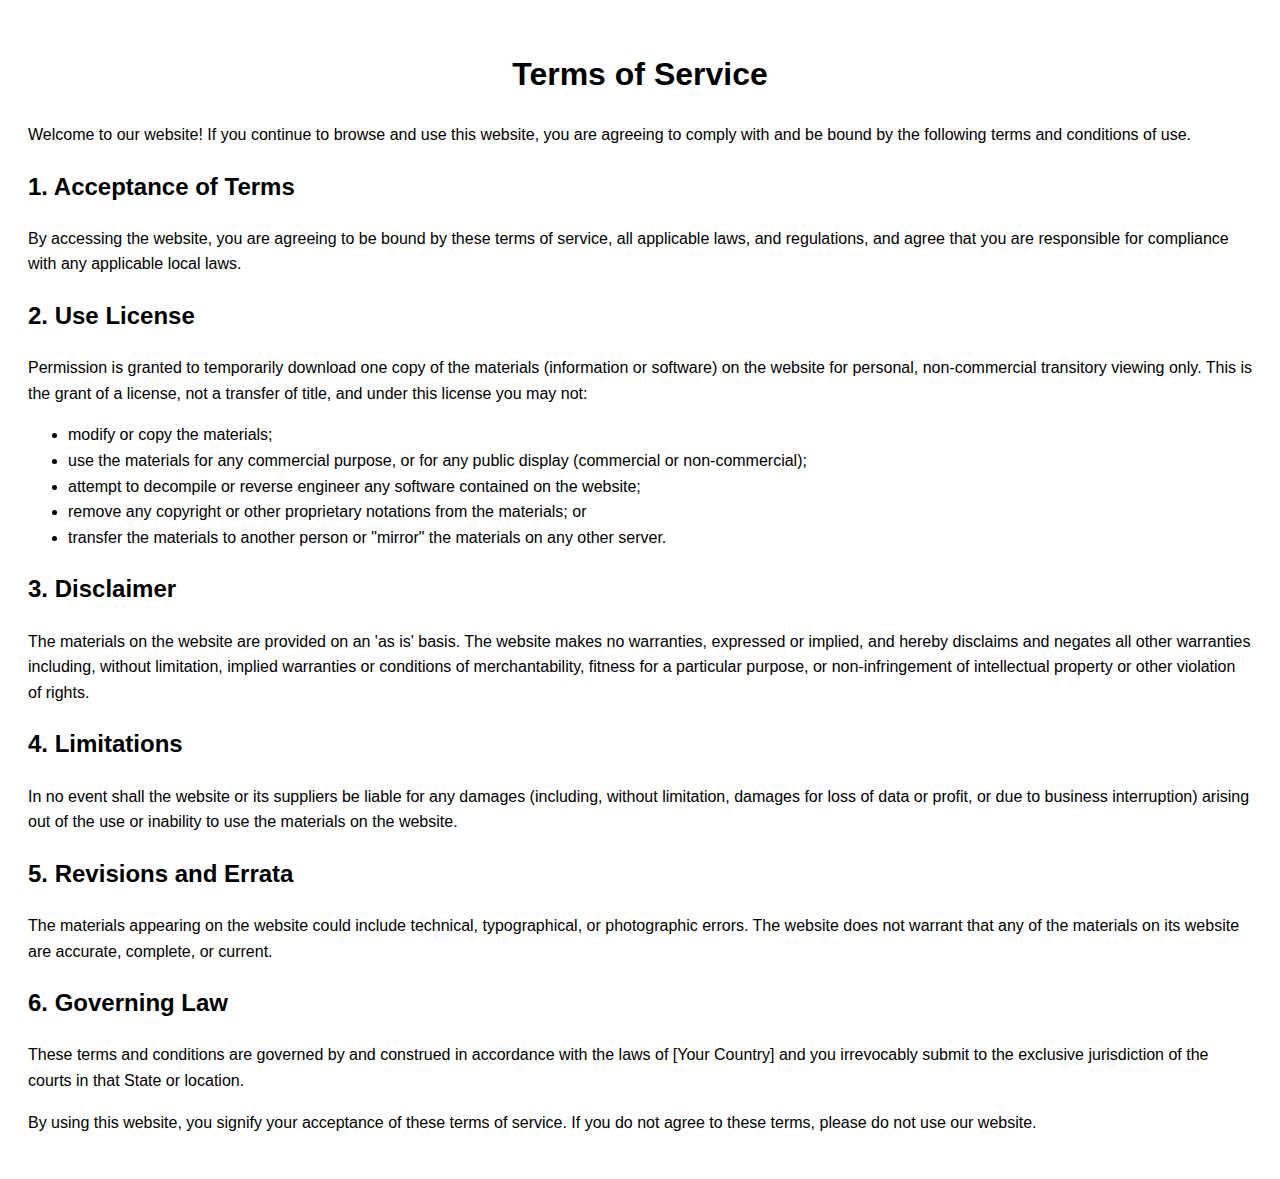
<file: Terms.html>
<!DOCTYPE html>
<html lang="en">
<head>
    <meta charset="UTF-8">
    <meta name="viewport" content="width=device-width, initial-scale=1.0">
    <link rel="shortcut icon" href="./assets/logo.png" type="image/x-icon" />
    <title>Terms of Service</title>
    <style>
        body {
            font-family: Arial, sans-serif;
            line-height: 1.6;
            padding: 20px;
        }
        h1 {
            text-align: center;
        }
    </style>
</head>
<body>
    <h1>Terms of Service</h1>
    <p>Welcome to our website! If you continue to browse and use this website, you are agreeing to comply with and be bound by the following terms and conditions of use.</p>

    <h2>1. Acceptance of Terms</h2>
    <p>By accessing the website, you are agreeing to be bound by these terms of service, all applicable laws, and regulations, and agree that you are responsible for compliance with any applicable local laws.</p>

    <h2>2. Use License</h2>
    <p>Permission is granted to temporarily download one copy of the materials (information or software) on the website for personal, non-commercial transitory viewing only. This is the grant of a license, not a transfer of title, and under this license you may not:</p>
    <ul>
        <li>modify or copy the materials;</li>
        <li>use the materials for any commercial purpose, or for any public display (commercial or non-commercial);</li>
        <li>attempt to decompile or reverse engineer any software contained on the website;</li>
        <li>remove any copyright or other proprietary notations from the materials; or</li>
        <li>transfer the materials to another person or "mirror" the materials on any other server.</li>
    </ul>

    <h2>3. Disclaimer</h2>
    <p>The materials on the website are provided on an 'as is' basis. The website makes no warranties, expressed or implied, and hereby disclaims and negates all other warranties including, without limitation, implied warranties or conditions of merchantability, fitness for a particular purpose, or non-infringement of intellectual property or other violation of rights.</p>

    <h2>4. Limitations</h2>
    <p>In no event shall the website or its suppliers be liable for any damages (including, without limitation, damages for loss of data or profit, or due to business interruption) arising out of the use or inability to use the materials on the website.</p>

    <h2>5. Revisions and Errata</h2>
    <p>The materials appearing on the website could include technical, typographical, or photographic errors. The website does not warrant that any of the materials on its website are accurate, complete, or current.</p>

    <h2>6. Governing Law</h2>
    <p>These terms and conditions are governed by and construed in accordance with the laws of [Your Country] and you irrevocably submit to the exclusive jurisdiction of the courts in that State or location.</p>

    <p>By using this website, you signify your acceptance of these terms of service. If you do not agree to these terms, please do not use our website.</p>
</body>
</html>
</file>
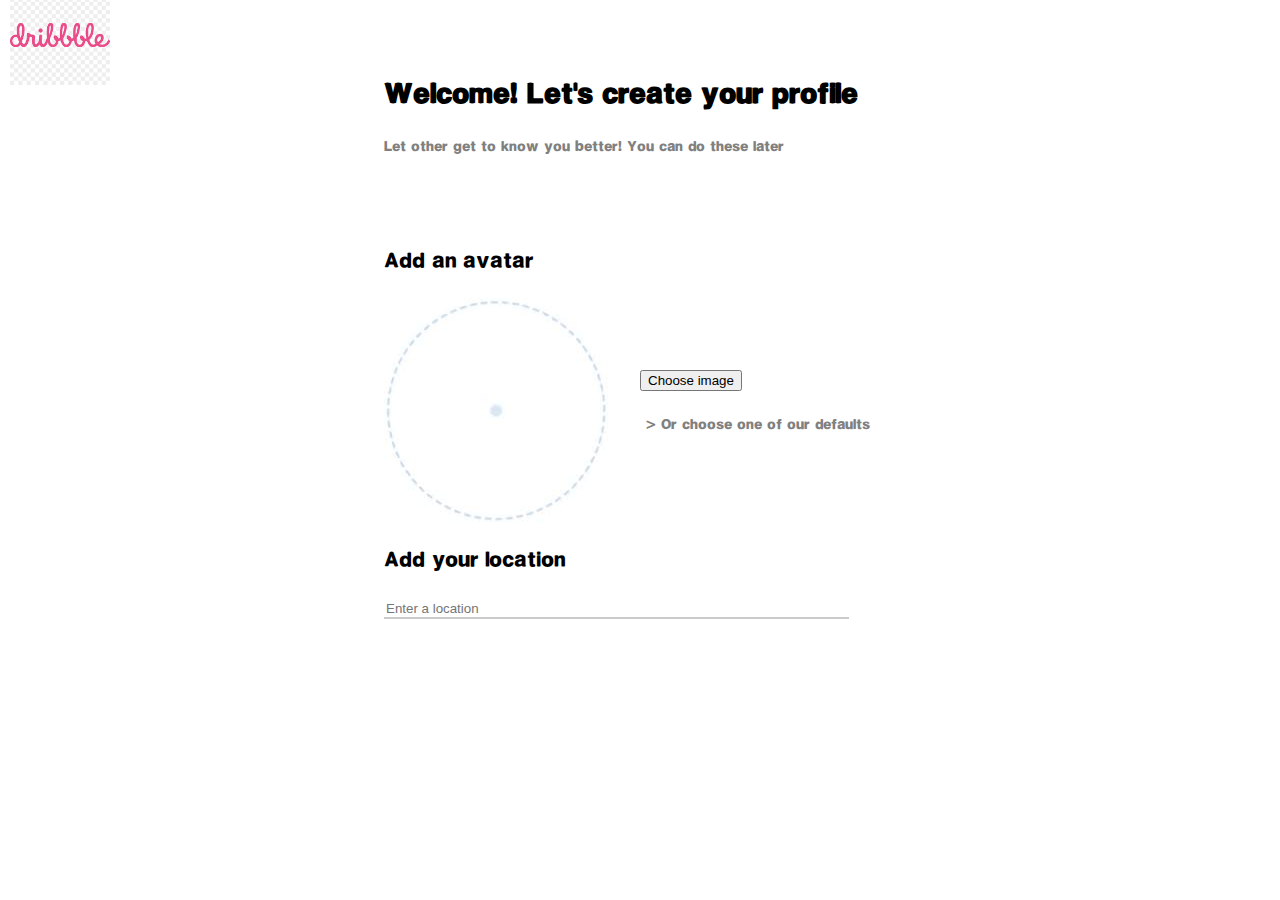
<file: Profile Section/profile.html>
<!DOCTYPE html>
<html lang="en">
  <head>
    <meta charset="UTF-8" />
    <meta name="viewport" content="width=device-width, initial-scale=1.0" />
    <link rel="stylesheet" href="style.css" />
    <title>Profile creation</title>
  </head>
  <body>
    <nav>
      <img src="../assets/logo.png" alt="logo" />
    </nav>
    <main>
      <div class="heading">
        <h1>Welcome! Let's create your profile</h1>
        <p>Let other get to know you better! You can do these later</p>
      </div>
      <div>
        <h2>Add an avatar</h2>
      </div>
      <div class="avatar">
        <div class="image">
          <img src="../assets/camera.jpeg" alt="" />
        </div>
        <div class="button">
          <div class="choose-image">
            <button>Choose image</button>
          </div>
          <div>
            <button class="default">> Or choose one of our defaults</button>
          </div>
        </div>
      </div>
      <div>
        <label for="location"><h2>Add your location</h2></label>
        <input type="text" name="location" id="location" placeholder="Enter a location">

      </div>
    </main>
  </body>
</html>
</file>
<file: style.css>
@font-face {
  font-family: PLz;
  src: url(./assets/PLZ.ttf);
}

body {
  margin: 0;
  padding: 0;
}

.container {
  width: 100%;
  height: 100dvh;
  display: flex;
}

.art {
  display: flex;
  flex-direction: column;
  flex-wrap: nowrap;
  align-items: center;
  text-align: center;
  background-color: #f1d28a;
  padding: 50px;
  width: 40%;
}

.art img {
  width: 100%;
  height: auto;
}

.art h1 {
  color: #775718;
  font-family: PLz;
  /* font-size: 600; */
  font-weight: 400;
}
.member{
  margin: 20px;
  position: absolute;
  top: 10px;
  right: 0;
  font-family: sans-serif;
  font-weight: 500;
}
.member a{
  text-decoration: none;
}
.form {
  width: 100%;
  height: 100dvh;
  align-items: center;
  /* text-align: center; */
  padding-left: 10%;
  padding-right: 10%;
}

.form-class {
  margin: 10%;
  width: 100%;
  max-width: 650px;
}
.sign {
  font-family: PLz;
  font-weight: 400;
}

.Error {
  color: red;
}

label {
  font-family: PLz;
  font-size: 18px;
}

input {
  height: 40px;
  border-radius: 5px;
  border: none;
  background-color: rgb(240, 240, 240);
}

.name-wrapper {
  width: 100%;
  display: flex;
  gap: 1rem;
  margin-top: 2rem;
}
.username img{
  width: 10px;
  height: 10px;
  margin: 3px 3px;
  /* visibility: unset; */
  display: none;
}
.email {
  margin-top: 2rem;
}
#email {
  width: 55%;
}
.password {
  margin-top: 2rem;
}
#password {
  width: 55%;
}
.terms {
  display: flex;
  gap: 0.5rem;
}
.terms a {
  text-decoration: none;
}
.terms-text {
  font-family: sans-serif;
  color: grey;
}
.terms-wrapper {
  width: 50%;
  max-width: 650px;
}

button[type=submit]{
  margin-top: 2rem;
  height: 40px;
  width: 170px;
  border: none;
  background-color: #ea4b8b;
  color: white;
  border-radius: 5px;
  cursor: pointer;
}

@media screen and (max-width: 600px) {
  .member{
    position: sticky;
    right: 1rem;
    top: 2rem;
  }

  .art {
    display: none;
  }
  .name-wrapper {
    flex-direction: column;
  }
  .terms-text {
    font-size: small;
  }
}
@media screen and (max-width: 1050px) {
  .member {
    margin: 1rem 1rem;
  }
}
</file>
<file: Brings You here section/style.css>
@font-face {
  font-family: PLz;
  src: url(../assets/PLZ.ttf);
}

body {
  margin: 0;
  padding: 0;
  font-family: PLz;
}
nav {
  display: flex;
  gap: 3rem;
  height: 5rem;
}
.logo img {
  height: 100px;
  left: 10px;
  margin-top: -20%;
}
.back-button {
  width: 100px;
}
.back-button button {
  font-size: 20px;
  width: 50%;
  height: 40px;
  margin-top: 40%;
  border-radius: 5px;
  border: none;
  background-color: #e5e5e5;
  cursor: pointer;
}
main {
  width: 100dvw;
  height: auto;
  display: flex;
  flex-direction: column;
  justify-content: center;
  text-align: center;
  align-items: center;
  line-height: 10px;
}
main h1 {
  font-weight: 400;
  padding-top: 20px;
}
main .para {
  color: gray;
  padding-top: 20px;
}

.card {
  height: 250px;
  width: auto;
  display: flex;
  justify-content: center;
  align-items: center;
  gap: 2rem;
  margin: 5% 5%;
  padding-top: 20px;
}
.work {
  width: 20dvw;
  height: auto;
  border: 1px solid rgb(199, 199, 199);
  border-radius: 10px;
  padding: 10px 10px;
  cursor: pointer;
}
.work img {
  width: 90%;
  height: auto;
}
.hire {
  width: 20dvw;
  height: auto;
  border: 1px solid rgb(199, 199, 199);
  border-radius: 10px;
  padding: 10px 10px;
  cursor: pointer;
}
.hire img {
  width: 90%;
  height: auto;
}
.inspo {
  width: 20dvw;
  height: auto;
  border: 1px solid rgb(199, 199, 199);
  border-radius: 10px;
  padding: 10px 10px;
  cursor: pointer;
}
.inspo img {
  width: 90%;
  height: auto;
}
img {
  transition: margin-top 0.3s ease;
}
input[type="radio"] {
  border: 0px;
  width: 100%;
  height: 2em;
  cursor: pointer;
}
button[type="submit"] {
  /* margin-top: 1rem; */
  height: 40px;
  width: 200px;
  border: none;
  background-color: #ea4b8b;
  color: white;
  border-radius: 5px;
  cursor: pointer;
}
button:disabled {
  background-color: #f8b8d0;
  cursor: not-allowed;
}
.hidden {
  display: none;
}
.font{
    font-family: sans-serif;
    line-height: 15px;
}
.font-size{
  font-size: 20px;
  line-height: 15px;
}

@media screen and (max-width: 768px) {
  nav {
    display: block; /* Change to block display for mobile */
    height: auto; /* Adjust height for mobile */
  }
  .logo img {
    height: 80px; /* Adjust logo height for mobile */
    /*left: 0; /* Reset left position */
    /*top: 0; /* Reset top position */
  }
  .back-button {
    width: 100%; /* Adjust width for mobile */
  }
  .back-button button {
    font-size: 16px; /* Adjust font size for mobile */
    width: 40%; /* Adjust button width for mobile */
    margin-top: 10%; /* Adjust margin top for mobile */
  }
  main {
    width: 100%; /* Adjust width for mobile */
    line-height: 1.5; /* Adjust line height for mobile */
    flex-direction: column;
  }
  .card {
    height: auto; /* Adjust height for mobile */
    margin: 5% 2%; /* Adjust margin for mobile */
  }
  .work, .hire, .inspo {
    width: 90%; /* Adjust width for mobile */
    margin: 5% auto; /* Adjust margin for mobile */
  }
  .work img, .hire img, .inspo img {
    width: 100%; /* Make images responsive */
    height: auto; /* Make images responsive */
  }
  .font, .font-size {
    font-size: 16px; /* Adjust font size for mobile */
    line-height: 1.5; /* Adjust line height for mobile */
  }
}
@media screen and (max-width: 550px){
  .card{
    flex-direction: column;
    gap: 10rem;
  }
}
</file>
<file: Profile Section/style.css>
@font-face {
  font-family: PLz;
  src: url(../assets/PLZ.ttf);
}

body {
  margin: 0;
  padding: 0;
  font-family: PLz;
}
.heading {
  margin-bottom: 10vh;
}
nav img {
  height: 100px;
  position: absolute;
  left: 10px;
  top: -15px;
}

main {
  margin-top: 15dvh;
  height: 100%;
  margin: 6% 30%;
  max-width: 600px;
}

main h2 {
  font-weight: 400;
}
main p {
  color: grey;
}

.avatar {
  display: flex;
  gap: 2rem;
}
#Profile-pic{
  width: 200px;
  height: 200px;
  border-radius: 50%;
}
.choose-image {
  margin-top: 30%;
  margin-bottom: 10%;
}
.choose-image label {
  height: 40px;
  padding: 10px;
  border: 1px solid rgb(203, 203, 203);
  border-radius: 4px;
  background-color: #ffffff;
  cursor: pointer;
}
.choose-image input[type=file]{
  display: none;
}
.default {
  border: none;
  background-color: white;
  color: grey;
  cursor: pointer;
  font-family: PLz;
  font-size: 16px;
}
.buttons {
  align-items: center;
  padding-top: 1rem;
}
.location {
  max-width: 100%;
}
#location {
  width: 90%;
  outline: 0;
  border-width: 0 0 2px;
  border-color: rgb(203, 203, 203);
}
button[type="submit"] {
  margin-top: 2rem;
  height: 40px;
  width: 200px;
  border: none;
  background-color: #ea4b8b;
  color: white;
  border-radius: 5px;
  cursor: pointer;
}
button:disabled{
  background-color: #f8b8d0;
  cursor: not-allowed;
}

#popup {
  display: none;
  position: fixed;
  top: 50%;
  left: 50%;
  transform: translate(-50%, -50%) scale(0.7);
  background: #e2e2e2; /* Background color added */
  padding: 20px;
  box-shadow: 0 0 10px rgba(0, 0, 0, 0.1);
  z-index: 9999;
  width: 80%; /* Set the width as a percentage of the viewport width */
  max-width: 600px; /* Maximum width for responsiveness */
  height: 80%; /* Set the height as a percentage of the viewport height */
  max-height: 80%; /* Maximum height for responsiveness */
  overflow: auto; /* Enable scrolling for small screens */
  text-align: center; /* Center the content horizontally */
  transition: all 0.4s ease; /* Smooth transition for all properties */
}

#popup img {
  max-width: 100%; /* Adjust the maximum width of the images to fit the popup */
  height: auto; /* Allow the height to adjust proportionally based on the width */
  margin: 5px;
  cursor: pointer;
}

.close-button {
  position: absolute;
  top: 10px;
  right: 10px;
  font-size: 24px; /* Increase the font size of the close button for better visibility */
  cursor: pointer;
  transition: color 0.3s ease-in-out; /* Smooth transition for color change */
}

#popup.open {
  display: block;
  opacity: 1;
  transform: translate(-50%, -50%) scale(1); /* Scale set to 1 for open state */
}


@media screen and (max-width: 950px) {
  .avatar{
    flex-direction: column;
  }
}
</file>
<file: sign in/style.css>
@font-face {
  font-family: PLz;
  src: url(../assets/PLZ.ttf);
}

body {
  margin: 0;
  padding: 0;
}

.container {
  width: 100%;
  height: 100dvh;
  display: flex;
}

.art {
  display: flex;
  flex-direction: column;
  flex-wrap: nowrap;
  align-items: center;
  text-align: center;
  background-color: #f1d28a;
  padding: 50px;
  width: 40%;
}

.art img {
  width: 100%;
  height: auto;
}

.art h1 {
  color: #775718;
  font-family: PLz;
  /* font-size: 600; */
  font-weight: 400;
}
.member {
  margin: 20px;
  position: absolute;
  top: 10px;
  right: 0;
  font-family: sans-serif;
  font-weight: 500;
}
.member a {
  text-decoration: none;
}
.form {
  width: 100%;
  height: 100dvh;
  align-items: center;
  /* text-align: center; */
  padding-left: 10%;
  padding-right: 10%;
}

.form-class {
  margin: 10%;
  width: 100%;
  max-width: 650px;
}
.sign {
  font-family: PLz;
  font-weight: 400;
}

.Error {
  color: red;
}

label {
  font-family: PLz;
  font-size: 18px;
}

input {
  height: 40px;
  border-radius: 5px;
  border: none;
  background-color: rgb(240, 240, 240);
}

.name-wrapper {
  width: 100%;
  display: flex;
  gap: 1rem;
  margin-top: 2rem;
}
.username img {
  width: 10px;
  height: 10px;
  margin: 3px 3px;
  /* visibility: unset; */
  display: none;
}
#username {
  width: 22rem;
}
.password {
  margin-top: 2rem;
}
#password {
  width: 22rem;
}
.terms {
  display: flex;
  gap: 0.5rem;
}
.terms a {
  text-decoration: none;
}
.terms-text {
  font-family: sans-serif;
  color: grey;
}
.terms-wrapper {
  width: 50%;
  max-width: 650px;
}

button[type="submit"] {
  margin-top: 2rem;
  height: 40px;
  width: 170px;
  border: none;
  background-color: #ea4b8b;
  color: white;
  border-radius: 5px;
  cursor: pointer;
}

@media screen and (max-width: 600px) {
  .member{
    position: sticky;
    right: 1rem;
    top: 2rem;
  }

  .art {
    display: none;
  }
  .name-wrapper {
    flex-direction: column;
  }
  .terms-text {
    font-size: small;
  }
}
@media screen and (max-width: 1050px) {
  .member {
    margin: 1rem 1rem;
  }
}
</file>
<file: Verification/style.css>
@font-face {
  font-family: PLz;
  src: url(../assets/PLZ.ttf);
}
.para {
  color: gray;
}
body {
  margin: 0;
  padding: 0;
  font-family: PLz;
  font-size: 20px;
}
.logo .sidebar {
  position: fixed;
  top: 0;
  left: 0;
  height: 100vh;
  width: 250px;
  z-index: 999;
  display: none;
  flex-direction: column;
  align-items: flex-start;
  justify-content: flex-start;
  background-color: white;
}
.sidebar li {
  width: 100%;
}
.sidebar a {
  width: 100%;
}
.menu-button {
  display: none;
}
nav {
  display: flex;
  justify-content: space-between;
  /* border: 1px solid gray; */
  color: gray;
  margin-bottom: 5rem;
}
nav .logo {
  display: flex;
}
.logo ul,
.profile ul {
  display: flex;
  align-items: center;
  text-align: center;
  justify-content: center;
  gap: 1rem;
  list-style: none;
}
.logo {
  margin-left: 2rem;
}
.logo img {
  height: 100px;
  /* margin-right: 100%; */
}
.logo ul a {
  text-decoration: none;
}
ul a:link {
  color: gray;
}
ul a:visited {
  color: gray;
}
.profile {
  margin-right: 2rem;
}
.profile ul {
  align-items: center;
}
.profile img {
  height: 50px;
  width: 50px;
  border-radius: 50%;
}
button {
  height: 40px;
  width: 70px;
  border: none;
  background-color: #ea4b8b;
  color: white;
  border-radius: 5px;
  cursor: pointer;
}
.search-icon{
  position: absolute;
  right: 25rem;
  top: 2.3rem;
  display: none;
}
input[type="text"] {
  height: 40px;
  border: none;
  border-radius: 8px;
  background-color: #f2f4f5;
}

main {
  align-items: center;
  text-align: center;
  font: gray;
  font-weight: 100;
  margin: 5% 5%;
  height: 100vh;
}
main h1 {
  font-weight: 400;
}
main img {
  height: 8rem;
}
main a {
  text-decoration: none;
}
main a:link {
  color: #ea4b8b;
}
main a:visited{
  color: #ea4b8b;
}
footer {
  font-size: 14px;
}
footer img {
  width: 100px;
}
.hero {
  display: flex;
  justify-content: space-between;
  /* margin: 4rem -50rem 5rem 2rem; */
  margin: 5% 5%;
  /* width: 100%; */
}
.hero .tag{
  flex:1;
}
.icons img{
  height: 20px;
  width: 20px;
  margin: 2px 2px;
}
.hero .list {
  display: flex;
  flex: 4;
  width: 100%;
  flex-grow: 1;
}
ul {
  list-style: none;
  line-height: 1.5rem;
}

.list a {
  text-decoration: none;
}
.list a:link {
  color: gray;
}
.test{
  display: flex;
}
/* .list .for-designers,
.list .hire-designers,
.list .company,
.list .directories,
.list .design-resources{
  flex: 1;
} */
hr {
  margin: 4rem 4rem;
}
.footer-list{
  list-style: none;
  display: flex;
  justify-content: space-between;
  align-items: center;
  text-align: center;
  margin: 3rem 3rem 1rem;
}
.footer-list img{
  height: 30px;
}
.currentYear {
  font-weight: 100;
  color: gray;
}
@media (max-width: 1200px) {
  .hideOnMobile {
    display: none;
  }
  .menu-button {
    display: block;
  }
}
@media (max-width:750px){
  .hero{
    flex-flow: row wrap;
  }
  .test{
    flex-direction: column;
  }
}
@media (max-width:610px){
  .profile button{
    display: none;
  }
  .cart-image{
    display: none;
  }
  .footer-list{
    flex-direction: column;
  }
}
@media (max-width: 450px) {
  .sidebar {
    width: 100%;
  }
  .menu-button {
    display: block;
  }
  #search{
    width: 30px;
  }
  .profile img{
    width: 30px;
  }
  .small{
    font-size: 16px;
  }
  .smaller{
    font-size: 14px;
  }
}
</file>
